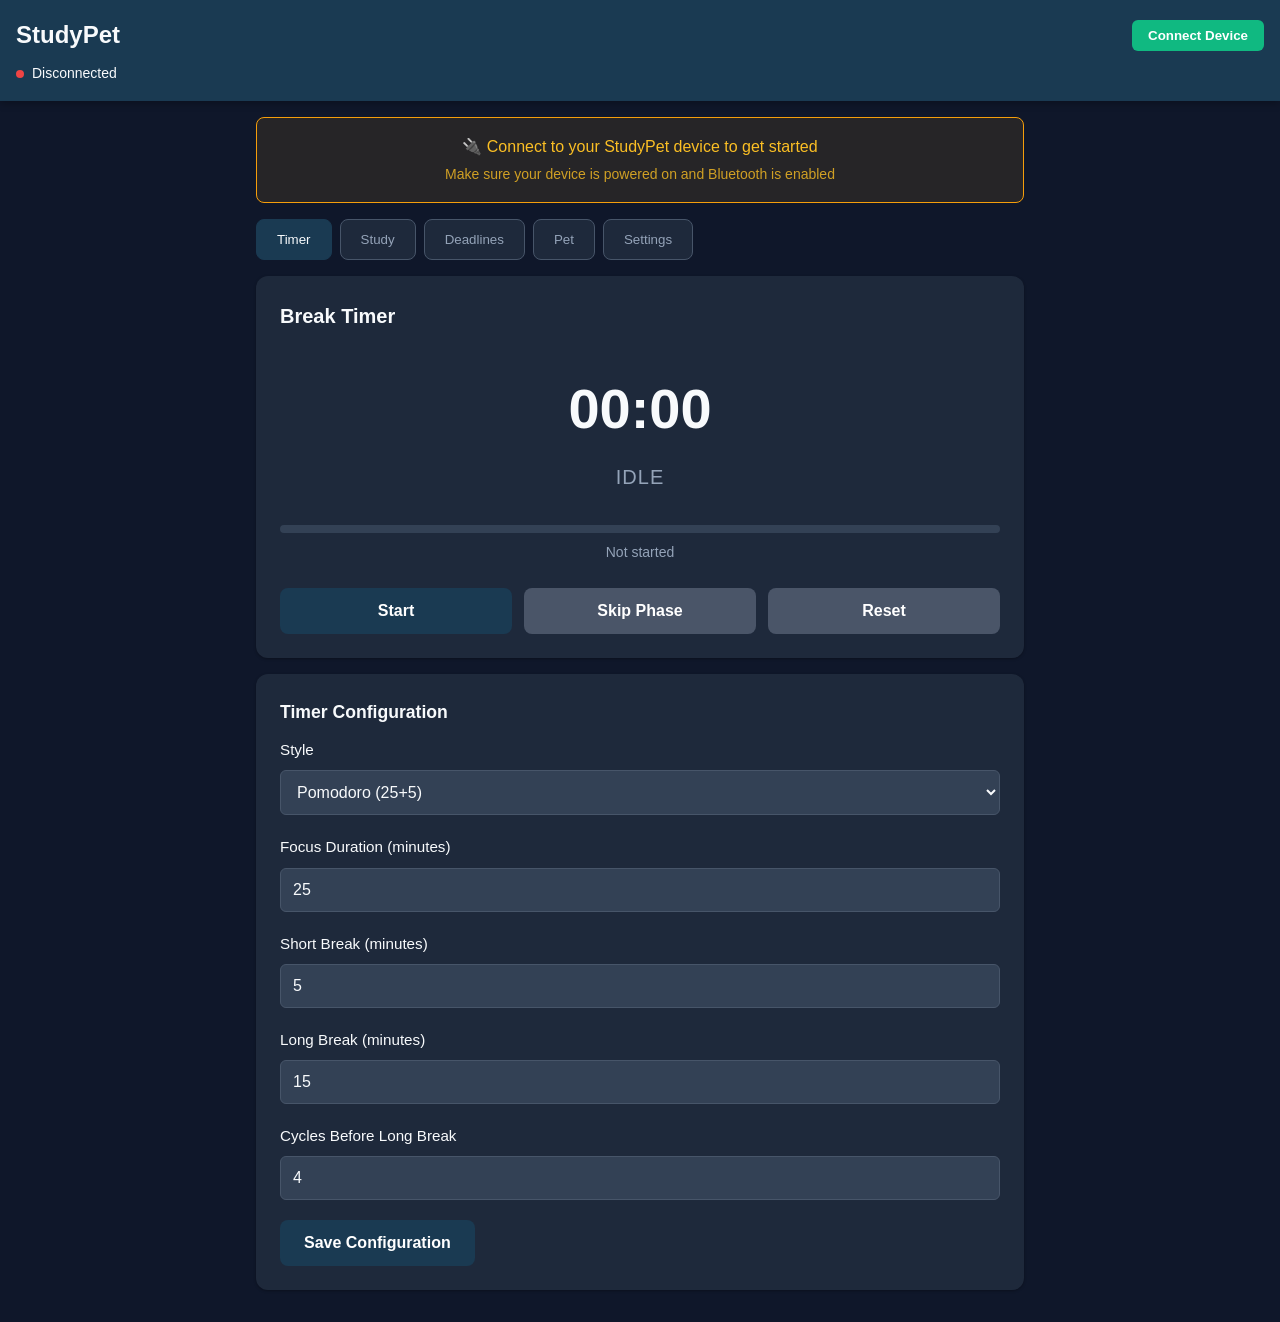
<file: pwa/index.html>
<!DOCTYPE html>
<html lang="en">
<head>
  <meta charset="UTF-8">
  <meta name="viewport" content="width=device-width, initial-scale=1.0, maximum-scale=1.0, user-scalable=no">
  <meta name="theme-color" content="#1a3a52">
  <meta name="description" content="Remote control and monitor your StudyPet device">
  <meta name="apple-mobile-web-app-capable" content="yes">
  <meta name="apple-mobile-web-app-status-bar-style" content="black-translucent">
  <title>StudyPet Companion</title>
  <link rel="manifest" href="manifest.json">
  <link rel="stylesheet" href="styles.css">
  <link rel="icon" type="image/svg+xml" href="icon-192.svg">
</head>
<body>
  <div id="app">
    <!-- Connection Status -->
    <header class="header">
      <div class="header-content">
        <h1>StudyPet</h1>
        <button id="connectBtn" class="connect-btn">Connect Device</button>
      </div>
      <div id="connectionStatus" class="status disconnected">
        <span class="status-indicator"></span>
        <span class="status-text">Disconnected</span>
      </div>
    </header>

    <!-- Main Content -->
    <main class="main-content">
      <!-- Offline Notice -->
      <div id="offlineNotice" class="notice info hidden">
        <span>📶 You're offline. Some features may be limited.</span>
      </div>

      <!-- Connection Required Notice -->
      <div id="connectionNotice" class="notice warning">
        <p>🔌 Connect to your StudyPet device to get started</p>
        <p class="notice-small">Make sure your device is powered on and Bluetooth is enabled</p>
      </div>

      <!-- Tabs -->
      <nav class="tabs">
        <button class="tab active" data-tab="timer">Timer</button>
        <button class="tab" data-tab="study">Study</button>
        <button class="tab" data-tab="deadlines">Deadlines</button>
        <button class="tab" data-tab="pet">Pet</button>
        <button class="tab" data-tab="settings">Settings</button>
      </nav>

      <!-- Timer Tab -->
      <section id="timerTab" class="tab-content active">
        <div class="card">
          <h2>Break Timer</h2>
          <div class="timer-display">
            <div class="time-remaining" id="timerDisplay">--:--</div>
            <div class="timer-phase" id="timerPhase">Idle</div>
          </div>

          <div class="timer-progress">
            <div class="progress-bar">
              <div class="progress-fill" id="timerProgress" style="width: 0%"></div>
            </div>
            <div class="cycle-info" id="cycleInfo">Cycle 1 / 4</div>
          </div>

          <div class="button-group">
            <button id="timerStartPause" class="btn btn-primary">Start</button>
            <button id="timerSkip" class="btn btn-secondary">Skip Phase</button>
            <button id="timerReset" class="btn btn-secondary">Reset</button>
          </div>
        </div>

        <div class="card">
          <h3>Timer Configuration</h3>
          <div class="form-group">
            <label>Style</label>
            <select id="timerStyle" class="input">
              <option value="0">Pomodoro (25+5)</option>
              <option value="1">90-minute Deep Work</option>
              <option value="2">Custom</option>
            </select>
          </div>
          <div class="form-group">
            <label>Focus Duration (minutes)</label>
            <input type="number" id="focusDuration" class="input" min="5" max="180" step="5" value="25">
          </div>
          <div class="form-group">
            <label>Short Break (minutes)</label>
            <input type="number" id="shortBreak" class="input" min="1" max="60" value="5">
          </div>
          <div class="form-group">
            <label>Long Break (minutes)</label>
            <input type="number" id="longBreak" class="input" min="5" max="90" step="5" value="15">
          </div>
          <div class="form-group">
            <label>Cycles Before Long Break</label>
            <input type="number" id="cycles" class="input" min="1" max="8" value="4">
          </div>
          <button id="saveTimerConfig" class="btn btn-primary">Save Configuration</button>
        </div>
      </section>

      <!-- Study Tab -->
      <section id="studyTab" class="tab-content">
        <div class="card">
          <h2>Study Session</h2>
          <div class="study-display">
            <div class="session-time" id="sessionTime">00:00:00</div>
            <div class="session-subject" id="sessionSubject">Not studying</div>
          </div>

          <div class="form-group">
            <label>Subject</label>
            <select id="studySubject" class="input">
              <option value="0">INF1102</option>
              <option value="1">INF1103</option>
              <option value="2">INF1104</option>
              <option value="3">Revision</option>
              <option value="4">Other</option>
            </select>
          </div>

          <div class="button-group">
            <button id="studyStartStop" class="btn btn-primary">Start Session</button>
            <button id="studyDashboard" class="btn btn-secondary">View Dashboard</button>
          </div>
        </div>

        <div class="card" id="studyDashboardCard">
          <h3>Study Hours</h3>
          <div id="studyHoursList" class="hours-list">
            <!-- Populated dynamically -->
          </div>
          <div class="total-hours" id="totalHours">Total: 0h 0m</div>
          <button id="resetHours" class="btn btn-danger">Reset All Hours</button>
        </div>
      </section>

      <!-- Deadlines Tab -->
      <section id="deadlinesTab" class="tab-content">
        <div class="card">
          <div class="card-header">
            <h2>Deadlines</h2>
            <button id="addDeadline" class="btn btn-primary btn-sm">+ New</button>
          </div>

          <div id="deadlinesList" class="deadlines-list">
            <!-- Populated dynamically -->
          </div>
        </div>

        <!-- Deadline Editor Modal -->
        <div id="deadlineModal" class="modal hidden">
          <div class="modal-content">
            <div class="modal-header">
              <h3 id="deadlineModalTitle">New Deadline</h3>
              <button class="close-btn" id="closeDeadlineModal">&times;</button>
            </div>
            <div class="modal-body">
              <div class="form-group">
                <label>Subject</label>
                <select id="deadlineSubject" class="input">
                  <option value="0">INF1102</option>
                  <option value="1">INF1103</option>
                  <option value="2">INF1104</option>
                  <option value="3">Revision</option>
                  <option value="4">Other</option>
                </select>
              </div>
              <div class="form-group">
                <label>Type</label>
                <select id="deadlineKind" class="input">
                  <option value="0">Assignment</option>
                  <option value="1">Quiz</option>
                  <option value="2">Exam</option>
                  <option value="3">Project</option>
                  <option value="4">Lab</option>
                  <option value="5">Other</option>
                </select>
              </div>
              <div class="form-group">
                <label>Due Date & Time</label>
                <input type="datetime-local" id="deadlineDue" class="input">
              </div>
              <div class="form-group">
                <label>Remind Me</label>
                <select id="deadlineRemind" class="input">
                  <option value="0">At due time</option>
                  <option value="1">1 hour before</option>
                  <option value="2">3 hours before</option>
                  <option value="3">6 hours before</option>
                  <option value="4">12 hours before</option>
                  <option value="5">1 day before</option>
                  <option value="6">2 days before</option>
                  <option value="7">3 days before</option>
                  <option value="8">1 week before</option>
                </select>
              </div>
            </div>
            <div class="modal-footer">
              <button id="deleteDeadline" class="btn btn-danger hidden">Delete</button>
              <button id="cancelDeadline" class="btn btn-secondary">Cancel</button>
              <button id="saveDeadline" class="btn btn-primary">Save</button>
            </div>
          </div>
        </div>
      </section>

      <!-- Pet Tab -->
      <section id="petTab" class="tab-content">
        <div class="card">
          <h2>Pet Customization</h2>

          <div class="pet-preview" id="petPreview">
            <div class="pet-placeholder">🐱</div>
            <p class="pet-name" id="petName">Cat - Ginger</p>
          </div>

          <div class="form-group">
            <label>Species</label>
            <select id="petSpecies" class="input">
              <option value="0">Cat</option>
              <option value="1">Dog</option>
              <option value="2">Fox</option>
              <option value="3">Panda</option>
              <option value="4">Capybara</option>
              <option value="5">Rabbit</option>
            </select>
          </div>

          <div class="form-group">
            <label>Color Palette</label>
            <select id="petPalette" class="input">
              <!-- Options populated based on species -->
            </select>
          </div>

          <button id="savePet" class="btn btn-primary">Save Pet</button>
        </div>
      </section>

      <!-- Settings Tab -->
      <section id="settingsTab" class="tab-content">
        <div class="card">
          <h2>Device Settings</h2>

          <div class="form-group">
            <label>Device Date & Time (shown in phone timezone)</label>
            <input type="datetime-local" id="deviceDateTime" class="input" readonly>
            <button id="syncDateTime" class="btn btn-secondary btn-sm">Sync Now</button>
          </div>

          <div class="form-group toggle-group">
            <label>Buzzer</label>
            <label class="toggle">
              <input type="checkbox" id="buzzerEnabled">
              <span class="toggle-slider"></span>
            </label>
          </div>

          <div class="form-group toggle-group">
            <label>TOF Presence Sensor</label>
            <label class="toggle">
              <input type="checkbox" id="irEnabled">
              <span class="toggle-slider"></span>
            </label>
          </div>

          <div class="form-group toggle-group">
            <label>Presence Pauses Timer</label>
            <label class="toggle">
              <input type="checkbox" id="irPausesTimer">
              <span class="toggle-slider"></span>
            </label>
          </div>

          <div class="form-group">
            <label>Away After (legacy IR mode only)</label>
            <select id="awayDelay" class="input">
              <option value="0">10 seconds</option>
              <option value="1">30 seconds</option>
              <option value="2">1 minute</option>
              <option value="3">2 minutes</option>
              <option value="4">5 minutes</option>
            </select>
          </div>

          <div class="form-group">
            <label>Re-alert Interval</label>
            <select id="repeatAlert" class="input">
              <option value="0">Off</option>
              <option value="1">15 minutes</option>
              <option value="2">30 minutes</option>
              <option value="3">60 minutes</option>
            </select>
          </div>

          <div class="form-group">
            <label>Brightness (1-15)</label>
            <input type="range" id="brightness" class="slider" min="1" max="15" value="10">
            <span id="brightnessValue" class="range-value">10</span>
          </div>

          <div class="form-group">
            <label>TOF Wireling Port</label>
            <select id="tofPort" class="input">
              <option value="0">Port 0 (A0)</option>
              <option value="1" selected>Port 1 (A1)</option>
              <option value="2">Port 2 (A2)</option>
              <option value="3">Port 3 (A3)</option>
            </select>
            <p>Timers pause when the person is more than 1 metre away.</p>
            <p>Range: <span id="rangeStatus">Unknown</span></p>
            <p>Deadline EEPROM: <span id="eepromStatus">Unknown</span></p>
          </div>

          <button id="saveSettings" class="btn btn-primary">Save Settings</button>
          <button id="testBuzzer" class="btn btn-secondary">Test Buzzer</button>
        </div>

        <div class="card">
          <h3>About</h3>
          <p>StudyPet Companion App v1.1 · ASD2116</p>
          <p>Device firmware: <span id="firmwareVersion">Unknown</span></p>
          <button id="refreshData" class="btn btn-secondary">Refresh All Data</button>
        </div>
      </section>
    </main>
  </div>

  <!-- Toast Notifications -->
  <div id="toast" class="toast hidden"></div>

  <script src="ble.js?v=1.1"></script>
  <script src="app.js?v=1.1"></script>
</body>
</html>
</file>
<file: pwa/styles.css>
:root {
  --primary: #1a3a52;
  --primary-light: #2e5a7d;
  --secondary: #4a5568;
  --success: #10b981;
  --danger: #ef4444;
  --warning: #f59e0b;
  --info: #3b82f6;
  --bg: #0f172a;
  --bg-card: #1e293b;
  --bg-input: #334155;
  --text: #f8fafc;
  --text-dim: #94a3b8;
  --border: #475569;
  --focus: #0ea5e9;
  --break: #22c55e;
  --long: #06b6d4;
  --shadow: rgba(0, 0, 0, 0.3);
}

* {
  margin: 0;
  padding: 0;
  box-sizing: border-box;
}

body {
  font-family: -apple-system, BlinkMacSystemFont, 'Segoe UI', Roboto, Oxygen, Ubuntu, Cantarell, sans-serif;
  background: var(--bg);
  color: var(--text);
  line-height: 1.6;
  -webkit-font-smoothing: antialiased;
  -moz-osx-font-smoothing: grayscale;
  overflow-x: hidden;
}

#app {
  min-height: 100vh;
  display: flex;
  flex-direction: column;
}

/* Header */
.header {
  background: var(--primary);
  padding: 1rem;
  box-shadow: 0 2px 8px var(--shadow);
  position: sticky;
  top: 0;
  z-index: 100;
}

.header-content {
  display: flex;
  justify-content: space-between;
  align-items: center;
  margin-bottom: 0.5rem;
}

.header h1 {
  font-size: 1.5rem;
  font-weight: 700;
}

.connect-btn {
  background: var(--success);
  color: white;
  border: none;
  padding: 0.5rem 1rem;
  border-radius: 6px;
  font-weight: 600;
  cursor: pointer;
  transition: all 0.2s;
}

.connect-btn:hover {
  background: #059669;
  transform: translateY(-1px);
}

.connect-btn:active {
  transform: translateY(0);
}

.status {
  display: flex;
  align-items: center;
  gap: 0.5rem;
  font-size: 0.875rem;
}

.status-indicator {
  width: 8px;
  height: 8px;
  border-radius: 50%;
  background: var(--danger);
  animation: pulse 2s infinite;
}

.status.connected .status-indicator {
  background: var(--success);
  animation: none;
}

@keyframes pulse {
  0%, 100% { opacity: 1; }
  50% { opacity: 0.5; }
}

/* Main Content */
.main-content {
  flex: 1;
  padding: 1rem;
  max-width: 800px;
  margin: 0 auto;
  width: 100%;
}

/* Notices */
.notice {
  padding: 1rem;
  border-radius: 8px;
  margin-bottom: 1rem;
  text-align: center;
}

.notice.info {
  background: rgba(59, 130, 246, 0.1);
  border: 1px solid var(--info);
  color: #93c5fd;
}

.notice.warning {
  background: rgba(245, 158, 11, 0.1);
  border: 1px solid var(--warning);
  color: #fbbf24;
}

.notice-small {
  font-size: 0.875rem;
  opacity: 0.8;
  margin-top: 0.25rem;
}

.hidden {
  display: none !important;
}

/* Tabs */
.tabs {
  display: flex;
  gap: 0.5rem;
  margin-bottom: 1rem;
  overflow-x: auto;
  -webkit-overflow-scrolling: touch;
  scrollbar-width: none;
}

.tabs::-webkit-scrollbar {
  display: none;
}

.tab {
  flex-shrink: 0;
  padding: 0.75rem 1.25rem;
  background: var(--bg-card);
  border: 1px solid var(--border);
  border-radius: 8px;
  color: var(--text-dim);
  cursor: pointer;
  transition: all 0.2s;
  font-weight: 500;
}

.tab:hover {
  background: var(--bg-input);
}

.tab.active {
  background: var(--primary);
  color: var(--text);
  border-color: var(--primary);
}

.tab-content {
  display: none;
}

.tab-content.active {
  display: block;
}

/* Cards */
.card {
  background: var(--bg-card);
  border-radius: 12px;
  padding: 1.5rem;
  margin-bottom: 1rem;
  box-shadow: 0 1px 3px var(--shadow);
}

.card h2 {
  font-size: 1.25rem;
  margin-bottom: 1rem;
  color: var(--text);
}

.card h3 {
  font-size: 1.1rem;
  margin-bottom: 0.75rem;
  color: var(--text);
}

.card-header {
  display: flex;
  justify-content: space-between;
  align-items: center;
  margin-bottom: 1rem;
}

/* Timer Display */
.timer-display {
  text-align: center;
  margin: 2rem 0;
}

.time-remaining {
  font-size: 3.5rem;
  font-weight: 700;
  font-variant-numeric: tabular-nums;
  color: var(--text);
}

.timer-phase {
  font-size: 1.25rem;
  color: var(--text-dim);
  margin-top: 0.5rem;
  text-transform: uppercase;
  letter-spacing: 0.05em;
}

.timer-progress {
  margin: 1.5rem 0;
}

.progress-bar {
  height: 8px;
  background: var(--bg-input);
  border-radius: 4px;
  overflow: hidden;
  margin-bottom: 0.5rem;
}

.progress-fill {
  height: 100%;
  background: linear-gradient(90deg, var(--focus), var(--break));
  transition: width 0.3s ease;
  border-radius: 4px;
}

.cycle-info {
  text-align: center;
  font-size: 0.875rem;
  color: var(--text-dim);
}

/* Study Display */
.study-display {
  text-align: center;
  margin: 2rem 0;
}

.session-time {
  font-size: 2.5rem;
  font-weight: 700;
  font-variant-numeric: tabular-nums;
  color: var(--success);
}

.session-subject {
  font-size: 1.1rem;
  color: var(--text-dim);
  margin-top: 0.5rem;
}

/* Hours List */
.hours-list {
  margin: 1rem 0;
}

.hours-item {
  display: flex;
  justify-content: space-between;
  align-items: center;
  padding: 0.75rem;
  background: var(--bg-input);
  border-radius: 6px;
  margin-bottom: 0.5rem;
}

.hours-item.active {
  border: 2px solid var(--success);
  background: rgba(16, 185, 129, 0.1);
}

.hours-bar {
  height: 4px;
  background: var(--primary);
  border-radius: 2px;
  margin-top: 0.25rem;
}

.total-hours {
  text-align: center;
  font-size: 1.25rem;
  font-weight: 600;
  margin: 1rem 0;
  padding: 1rem;
  background: var(--bg-input);
  border-radius: 8px;
}

/* Deadlines */
.deadlines-list {
  margin-top: 1rem;
}

.deadline-item {
  padding: 1rem;
  background: var(--bg-input);
  border-radius: 8px;
  margin-bottom: 0.75rem;
  cursor: pointer;
  transition: all 0.2s;
  border-left: 4px solid var(--info);
}

.deadline-item:hover {
  background: var(--border);
  transform: translateX(2px);
}

.deadline-item.soon {
  border-left-color: var(--warning);
}

.deadline-item.overdue {
  border-left-color: var(--danger);
  background: rgba(239, 68, 68, 0.1);
}

.deadline-header {
  display: flex;
  justify-content: space-between;
  align-items: start;
  margin-bottom: 0.5rem;
}

.deadline-title {
  font-weight: 600;
  font-size: 1.05rem;
}

.deadline-badge {
  padding: 0.25rem 0.5rem;
  border-radius: 4px;
  font-size: 0.75rem;
  font-weight: 600;
  text-transform: uppercase;
}

.deadline-badge.upcoming {
  background: var(--info);
}

.deadline-badge.soon {
  background: var(--warning);
}

.deadline-badge.overdue {
  background: var(--danger);
}

.deadline-info {
  font-size: 0.875rem;
  color: var(--text-dim);
}

.deadline-due {
  display: flex;
  align-items: center;
  gap: 0.5rem;
  margin-top: 0.25rem;
}

/* Pet Preview */
.pet-preview {
  text-align: center;
  padding: 2rem;
  background: var(--bg-input);
  border-radius: 12px;
  margin: 1rem 0;
}

.pet-placeholder {
  font-size: 5rem;
  margin-bottom: 1rem;
}

.pet-name {
  font-size: 1.25rem;
  font-weight: 600;
  color: var(--text);
}

/* Forms */
.form-group {
  margin-bottom: 1.25rem;
}

.form-group label {
  display: block;
  margin-bottom: 0.5rem;
  color: var(--text);
  font-weight: 500;
  font-size: 0.95rem;
}

.input, .slider {
  width: 100%;
  padding: 0.75rem;
  background: var(--bg-input);
  border: 1px solid var(--border);
  border-radius: 6px;
  color: var(--text);
  font-size: 1rem;
  transition: all 0.2s;
}

.input:focus, .slider:focus {
  outline: none;
  border-color: var(--primary-light);
  box-shadow: 0 0 0 3px rgba(26, 58, 82, 0.3);
}

.slider {
  padding: 0;
  height: 32px;
}

.range-value {
  display: inline-block;
  margin-left: 0.5rem;
  font-weight: 600;
  color: var(--primary-light);
}

/* Toggle Switch */
.toggle-group {
  display: flex;
  justify-content: space-between;
  align-items: center;
}

.toggle {
  position: relative;
  display: inline-block;
  width: 50px;
  height: 28px;
}

.toggle input {
  opacity: 0;
  width: 0;
  height: 0;
}

.toggle-slider {
  position: absolute;
  cursor: pointer;
  top: 0;
  left: 0;
  right: 0;
  bottom: 0;
  background-color: var(--bg-input);
  transition: 0.3s;
  border-radius: 28px;
  border: 1px solid var(--border);
}

.toggle-slider:before {
  position: absolute;
  content: "";
  height: 20px;
  width: 20px;
  left: 3px;
  bottom: 3px;
  background-color: white;
  transition: 0.3s;
  border-radius: 50%;
}

.toggle input:checked + .toggle-slider {
  background-color: var(--success);
  border-color: var(--success);
}

.toggle input:checked + .toggle-slider:before {
  transform: translateX(22px);
}

/* Buttons */
.button-group {
  display: flex;
  gap: 0.75rem;
  flex-wrap: wrap;
}

.btn {
  flex: 1;
  padding: 0.875rem 1.5rem;
  border: none;
  border-radius: 8px;
  font-size: 1rem;
  font-weight: 600;
  cursor: pointer;
  transition: all 0.2s;
  text-align: center;
  min-width: fit-content;
}

.btn:active {
  transform: translateY(1px);
}

.btn-primary {
  background: var(--primary);
  color: white;
}

.btn-primary:hover {
  background: var(--primary-light);
}

.btn-secondary {
  background: var(--secondary);
  color: white;
}

.btn-secondary:hover {
  background: #5a6678;
}

.btn-danger {
  background: var(--danger);
  color: white;
}

.btn-danger:hover {
  background: #dc2626;
}

.btn-sm {
  padding: 0.5rem 1rem;
  font-size: 0.875rem;
}

.btn:disabled {
  opacity: 0.5;
  cursor: not-allowed;
}

/* Modal */
.modal {
  position: fixed;
  top: 0;
  left: 0;
  right: 0;
  bottom: 0;
  background: rgba(0, 0, 0, 0.75);
  display: flex;
  align-items: center;
  justify-content: center;
  z-index: 1000;
  padding: 1rem;
}

.modal-content {
  background: var(--bg-card);
  border-radius: 12px;
  width: 100%;
  max-width: 500px;
  max-height: 90vh;
  overflow-y: auto;
  box-shadow: 0 20px 25px -5px rgba(0, 0, 0, 0.5);
}

.modal-header {
  display: flex;
  justify-content: space-between;
  align-items: center;
  padding: 1.5rem;
  border-bottom: 1px solid var(--border);
}

.modal-header h3 {
  margin: 0;
}

.close-btn {
  background: none;
  border: none;
  font-size: 2rem;
  color: var(--text-dim);
  cursor: pointer;
  line-height: 1;
  padding: 0;
  width: 32px;
  height: 32px;
}

.close-btn:hover {
  color: var(--text);
}

.modal-body {
  padding: 1.5rem;
}

.modal-footer {
  display: flex;
  gap: 0.75rem;
  padding: 1.5rem;
  border-top: 1px solid var(--border);
}

.modal-footer .btn {
  flex: 1;
}

/* Toast */
.toast {
  position: fixed;
  bottom: 2rem;
  left: 50%;
  transform: translateX(-50%);
  background: var(--bg-card);
  color: var(--text);
  padding: 1rem 1.5rem;
  border-radius: 8px;
  box-shadow: 0 10px 15px -3px var(--shadow);
  z-index: 2000;
  max-width: 90%;
  text-align: center;
  animation: slideUp 0.3s ease;
}

.toast.success {
  background: var(--success);
  color: white;
}

.toast.error {
  background: var(--danger);
  color: white;
}

.toast.warning {
  background: var(--warning);
  color: white;
}

@keyframes slideUp {
  from {
    opacity: 0;
    transform: translateX(-50%) translateY(20px);
  }
  to {
    opacity: 1;
    transform: translateX(-50%) translateY(0);
  }
}

/* Responsive */
@media (max-width: 640px) {
  .time-remaining {
    font-size: 2.5rem;
  }

  .session-time {
    font-size: 2rem;
  }

  .btn {
    padding: 0.75rem 1rem;
    font-size: 0.9rem;
  }

  .card {
    padding: 1rem;
  }
}

/* PWA Install Prompt */
.install-prompt {
  position: fixed;
  bottom: 1rem;
  left: 1rem;
  right: 1rem;
  background: var(--primary);
  padding: 1rem;
  border-radius: 8px;
  display: flex;
  align-items: center;
  justify-content: space-between;
  gap: 1rem;
  box-shadow: 0 10px 15px -3px var(--shadow);
  z-index: 999;
}

.install-prompt button {
  white-space: nowrap;
}
</file>
